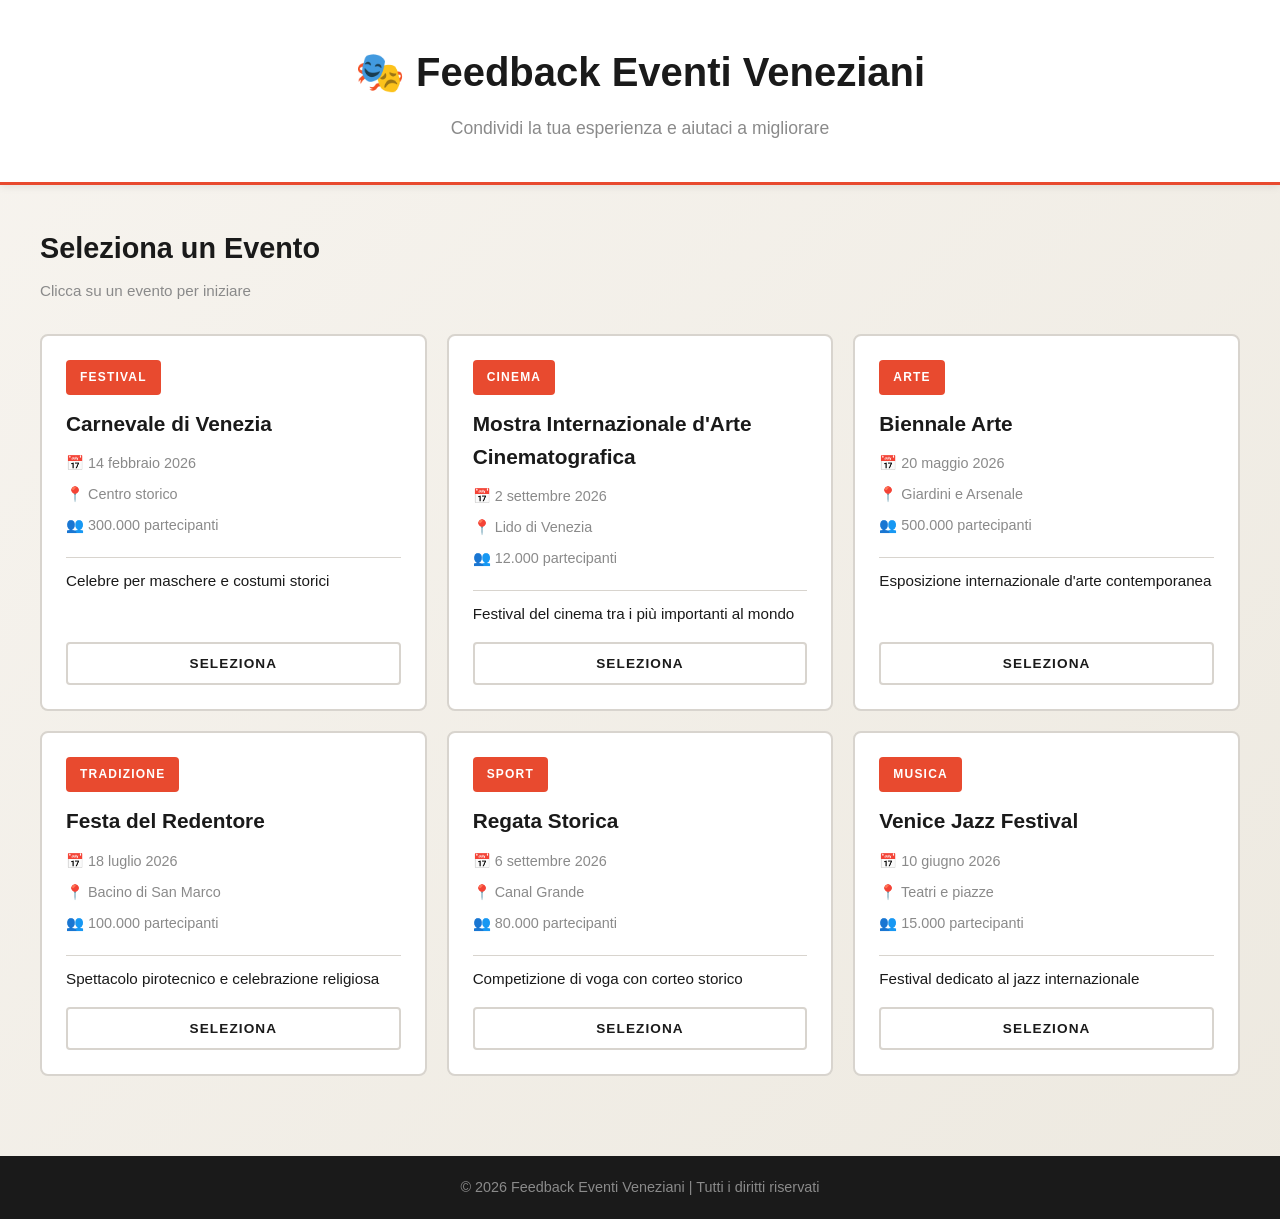
<file: GetUp feedback/index.html>
<!DOCTYPE html>
<html lang="it">
<head>
    <meta charset="UTF-8">
    <meta name="viewport" content="width=device-width, initial-scale=1.0">
    <title>Feedback Eventi Veneziani</title>
    <link rel="stylesheet" href="style.css">
</head>
<body>
    <div class="app-container">
        <!-- Header -->
        <header class="header">
            <div class="header-content">
                <h1 class="header-title">🎭 Feedback Eventi Veneziani</h1>
                <p class="header-subtitle">Condividi la tua esperienza e aiutaci a migliorare</p>
            </div>
        </header>

        <!-- Main Content -->
        <main class="main-content">
            <!-- Events Section -->
            <section class="events-section">
                <div class="section-header">
                    <h2>Seleziona un Evento</h2>
                    <p>Clicca su un evento per iniziare</p>
                </div>
                <div class="events-grid" id="eventsGrid"></div>
            </section>

            <!-- Feedback Section -->
            <section class="feedback-section" id="feedbackSection">
                <div class="feedback-container">
                    <!-- Feedback Header -->
                    <div class="feedback-header">
                        <div class="feedback-header-content">
                            <h2 id="eventTitle" class="feedback-title"></h2>
                            <p id="eventInfo" class="feedback-subtitle"></p>
                        </div>
                        <button class="btn-close" id="closeBtn" onclick="closeFeedback()">✕</button>
                    </div>

                    <!-- Success Message -->
                    <div class="alert alert-success" id="successAlert" style="display: none;">
                        <span class="alert-icon">✓</span>
                        <span class="alert-text">Grazie! Il tuo feedback è stato registrato con successo.</span>
                    </div>

                    <!-- Feedback Form -->
                    <form class="feedback-form" id="feedbackForm">
                        <!-- Rating Section -->
                        <div class="form-section">
                            <label class="form-label">Valutazione Complessiva *</label>
                            <div class="rating-container" id="ratingContainer"></div>
                        </div>

                        <!-- Positive Aspects -->
                        <div class="form-section">
                            <label class="form-label">Aspetti Positivi (almeno uno) *</label>
                            <div class="checkbox-grid" id="positiveAspectsContainer"></div>
                        </div>

                        <!-- Improvement Aspects -->
                        <div class="form-section">
                            <label class="form-label">Aspetti da Migliorare (almeno uno) *</label>
                            <div class="checkbox-grid" id="improvementAspectsContainer"></div>
                        </div>

                        <!-- Comment -->
                        <div class="form-section">
                            <label class="form-label" for="commentInput">Commento Dettagliato</label>
                            <textarea 
                                id="commentInput" 
                                class="textarea-input"
                                placeholder="Condividi i tuoi pensieri, suggerimenti o esperienze... Scrivi tutto quello che vuoi!"
                                rows="6"></textarea>
                        </div>

                        <!-- Name -->
                        <div class="form-section">
                            <label class="form-label" for="nameInput">Nome (opzionale)</label>
                            <input 
                                type="text" 
                                id="nameInput" 
                                class="text-input"
                                placeholder="Il tuo nome">
                        </div>

                        <!-- Form Actions -->
                        <div class="form-actions">
                            <button type="submit" class="btn btn-primary">Invia Feedback</button>
                            <button type="reset" class="btn btn-secondary">Cancella</button>
                        </div>
                    </form>

                    <!-- Stats -->
                    <div class="stats-grid" id="statsGrid"></div>

                    <!-- Feedback List -->
                    <div class="feedback-list-section" id="feedbackListSection"></div>
                </div>
            </section>
        </main>

        <!-- Footer -->
        <footer class="footer">
            <p>© 2026 Feedback Eventi Veneziani | Tutti i diritti riservati</p>
        </footer>
    </div>

    <script src="script.js"></script>
</body>
</html>
</file>
<file: GetUp feedback/style.css>
/* ============================================
   RESET E VARIABILI GLOBALI
   ============================================ */

* {
    margin: 0;
    padding: 0;
    box-sizing: border-box;
}

:root {
    --primary-color: #E84A2F;
    --secondary-color: #2D5BE3;
    --background-light: #F7F4EF;
    --background-white: #FFFFFF;
    --text-dark: #1A1A1A;
    --text-muted: #8A8A8A;
    --border-color: #D8D4CE;
    --success-bg: #0D1F0D;
    --success-border: #1A4D1A;
    --success-text: #7ED321;
    --shadow-sm: 0 2px 8px rgba(0, 0, 0, 0.08);
    --shadow-md: 0 8px 24px rgba(232, 74, 47, 0.12);
    --transition: all 0.3s ease;
}

html {
    scroll-behavior: smooth;
}

body {
    font-family: -apple-system, BlinkMacSystemFont, 'Segoe UI', 'DM Sans', sans-serif;
    background: linear-gradient(135deg, var(--background-light) 0%, #EDE9E0 100%);
    color: var(--text-dark);
    line-height: 1.6;
    min-height: 100vh;
}

/* ============================================
   LAYOUT PRINCIPALE
   ============================================ */

.app-container {
    display: flex;
    flex-direction: column;
    min-height: 100vh;
}

.main-content {
    flex: 1;
    padding: 40px 20px;
}

/* ============================================
   HEADER
   ============================================ */

.header {
    background: var(--background-white);
    border-bottom: 3px solid var(--primary-color);
    padding: 40px 20px;
    box-shadow: var(--shadow-sm);
}

.header-content {
    max-width: 1200px;
    margin: 0 auto;
    text-align: center;
}

.header-title {
    font-size: 2.5rem;
    font-weight: 700;
    margin-bottom: 10px;
    color: var(--text-dark);
}

.header-subtitle {
    font-size: 1.1rem;
    color: var(--text-muted);
}

/* ============================================
   SEZIONI
   ============================================ */

.events-section,
.feedback-section {
    max-width: 1200px;
    margin: 0 auto;
    width: 100%;
}

.section-header {
    margin-bottom: 30px;
}

.section-header h2 {
    font-size: 1.8rem;
    margin-bottom: 8px;
    color: var(--text-dark);
}

.section-header p {
    color: var(--text-muted);
    font-size: 0.95rem;
}

/* ============================================
   GRIGLIA EVENTI
   ============================================ */

.events-grid {
    display: grid;
    grid-template-columns: repeat(auto-fill, minmax(320px, 1fr));
    gap: 20px;
    margin-bottom: 40px;
}

.event-card {
    background: var(--background-white);
    border: 2px solid var(--border-color);
    padding: 24px;
    border-radius: 8px;
    cursor: pointer;
    transition: var(--transition);
    display: flex;
    flex-direction: column;
}

.event-card:hover {
    border-color: var(--primary-color);
    box-shadow: var(--shadow-md);
    transform: translateY(-4px);
}

.event-card.selected {
    border-color: var(--primary-color);
    background: #FFF9F7;
}

.event-badge {
    display: inline-block;
    font-size: 0.75rem;
    font-weight: 600;
    padding: 8px 14px;
    background: var(--primary-color);
    color: white;
    margin-bottom: 12px;
    text-transform: uppercase;
    letter-spacing: 0.1em;
    border-radius: 4px;
    width: fit-content;
}

.event-name {
    font-size: 1.3rem;
    font-weight: 700;
    margin-bottom: 12px;
    color: var(--text-dark);
}

.event-meta {
    font-size: 0.9rem;
    color: var(--text-muted);
    margin-bottom: 8px;
    display: flex;
    align-items: center;
    gap: 8px;
}

.event-description {
    font-size: 0.95rem;
    color: var(--text-dark);
    line-height: 1.5;
    margin-top: 12px;
    padding-top: 12px;
    border-top: 1px solid var(--border-color);
    flex-grow: 1;
}

.event-select-btn {
    width: 100%;
    margin-top: 16px;
    padding: 12px;
    background: transparent;
    border: 2px solid var(--border-color);
    color: var(--text-dark);
    font-weight: 600;
    cursor: pointer;
    transition: var(--transition);
    text-transform: uppercase;
    letter-spacing: 0.08em;
    font-size: 0.85rem;
    border-radius: 4px;
}

.event-card:hover .event-select-btn {
    border-color: var(--primary-color);
}

.event-card.selected .event-select-btn {
    background: var(--primary-color);
    border-color: var(--primary-color);
    color: white;
}

/* ============================================
   SEZIONE FEEDBACK
   ============================================ */

.feedback-section {
    display: none;
    animation: slideIn 0.4s ease;
}

.feedback-section.active {
    display: block;
}

@keyframes slideIn {
    from {
        opacity: 0;
        transform: translateY(20px);
    }
    to {
        opacity: 1;
        transform: translateY(0);
    }
}

.feedback-container {
    background: var(--background-white);
    border: 1px solid var(--border-color);
    border-radius: 8px;
    padding: 40px;
    box-shadow: var(--shadow-sm);
}

.feedback-header {
    display: flex;
    justify-content: space-between;
    align-items: flex-start;
    margin-bottom: 30px;
    padding-bottom: 20px;
    border-bottom: 2px solid var(--primary-color);
}

.feedback-header-content {
    flex: 1;
}

.feedback-title {
    font-size: 1.8rem;
    margin-bottom: 8px;
    color: var(--text-dark);
}

.feedback-subtitle {
    color: var(--text-muted);
    font-size: 0.95rem;
}

.btn-close {
    background: transparent;
    border: none;
    font-size: 1.5rem;
    color: var(--text-muted);
    cursor: pointer;
    padding: 0;
    width: 30px;
    height: 30px;
    display: flex;
    align-items: center;
    justify-content: center;
    transition: var(--transition);
}

.btn-close:hover {
    color: var(--primary-color);
}

/* ============================================
   ALERT
   ============================================ */

.alert {
    padding: 16px;
    border-radius: 4px;
    margin-bottom: 20px;
    display: flex;
    align-items: center;
    gap: 12px;
    animation: slideIn 0.3s ease;
}

.alert-success {
    background: var(--success-bg);
    border: 1px solid var(--success-border);
    color: var(--success-text);
    border-left: 4px solid var(--success-text);
}

.alert-icon {
    font-weight: 700;
    font-size: 1.1rem;
}

.alert-text {
    font-size: 0.95rem;
}

/* ============================================
   FORM
   ============================================ */

.feedback-form {
    margin-bottom: 40px;
}

.form-section {
    margin-bottom: 30px;
}

.form-label {
    display: block;
    font-weight: 600;
    margin-bottom: 12px;
    color: var(--text-dark);
    font-size: 0.95rem;
    text-transform: uppercase;
    letter-spacing: 0.08em;
}

/* ============================================
   RATING
   ============================================ */

.rating-container {
    display: flex;
    gap: 12px;
    flex-wrap: wrap;
}

.rating-btn {
    flex: 1;
    min-width: 80px;
    padding: 14px;
    border: 2px solid var(--border-color);
    background: var(--background-white);
    color: var(--text-dark);
    font-weight: 600;
    cursor: pointer;
    transition: var(--transition);
    text-align: center;
    font-size: 1rem;
    border-radius: 6px;
}

.rating-btn:hover {
    border-color: var(--primary-color);
    background: #FFF9F7;
}

.rating-btn.selected {
    background: var(--primary-color);
    border-color: var(--primary-color);
    color: white;
}

/* ============================================
   CHECKBOX GRID
   ============================================ */

.checkbox-grid {
    display: grid;
    grid-template-columns: repeat(auto-fit, minmax(200px, 1fr));
    gap: 12px;
}

.checkbox-item {
    display: flex;
    align-items: center;
    gap: 10px;
    padding: 12px;
    border: 1px solid var(--border-color);
    border-radius: 6px;
    cursor: pointer;
    transition: var(--transition);
}

.checkbox-item:hover {
    border-color: var(--primary-color);
    background: #FFF9F7;
}

.checkbox-item input[type="checkbox"] {
    width: 18px;
    height: 18px;
    cursor: pointer;
    accent-color: var(--primary-color);
}

.checkbox-item label {
    margin: 0;
    cursor: pointer;
    font-size: 0.95rem;
    font-weight: 500;
    text-transform: none;
    letter-spacing: normal;
}

/* ============================================
   INPUT FIELDS
   ============================================ */

.text-input,
.textarea-input {
    width: 100%;
    padding: 12px;
    border: 1px solid var(--border-color);
    background: var(--background-light);
    color: var(--text-dark);
    font-family: inherit;
    font-size: 0.95rem;
    border-radius: 6px;
    transition: var(--transition);
}

.text-input::placeholder,
.textarea-input::placeholder {
    color: var(--text-muted);
}

.text-input:focus,
.textarea-input:focus {
    outline: none;
    border-color: var(--primary-color);
    background: var(--background-white);
    box-shadow: 0 0 0 3px rgba(232, 74, 47, 0.1);
}

.textarea-input {
    resize: vertical;
    font-family: inherit;
}

/* ============================================
   BUTTONS
   ============================================ */

.form-actions {
    display: flex;
    gap: 12px;
    margin-top: 30px;
    padding-top: 20px;
    border-top: 1px solid var(--border-color);
}

.btn {
    flex: 1;
    padding: 14px;
    font-weight: 600;
    cursor: pointer;
    transition: var(--transition);
    text-transform: uppercase;
    letter-spacing: 0.08em;
    font-size: 0.9rem;
    border: none;
    border-radius: 6px;
    font-family: inherit;
}

.btn-primary {
    background: var(--primary-color);
    color: white;
}

.btn-primary:hover {
    background: #C73D24;
    transform: translateY(-2px);
    box-shadow: var(--shadow-md);
}

.btn-primary:active {
    transform: translateY(0);
}

.btn-secondary {
    background: transparent;
    border: 2px solid var(--border-color);
    color: var(--text-dark);
}

.btn-secondary:hover {
    border-color: var(--primary-color);
    color: var(--primary-color);
}

/* ============================================
   STATISTICHE
   ============================================ */

.stats-grid {
    display: grid;
    grid-template-columns: repeat(auto-fit, minmax(200px, 1fr));
    gap: 16px;
    margin: 40px 0;
    padding: 20px 0;
    border-top: 1px solid var(--border-color);
    border-bottom: 1px solid var(--border-color);
}

.stat-card {
    background: var(--text-dark);
    color: white;
    padding: 20px;
    text-align: center;
    border-radius: 6px;
}

.stat-value {
    font-size: 2.2rem;
    font-weight: 700;
    color: var(--primary-color);
    line-height: 1;
}

.stat-label {
    font-size: 0.85rem;
    color: var(--text-muted);
    margin-top: 8px;
    text-transform: uppercase;
    letter-spacing: 0.08em;
}

/* ============================================
   LISTA FEEDBACK
   ============================================ */

.feedback-list-section {
    margin-top: 40px;
}

.feedback-list-title {
    font-size: 1.3rem;
    margin-bottom: 20px;
    color: var(--text-dark);
}

.feedback-item {
    background: var(--background-light);
    border-left: 4px solid var(--primary-color);
    padding: 16px;
    margin-bottom: 12px;
    border-radius: 4px;
    animation: slideIn 0.3s ease;
}

.feedback-item-header {
    display: flex;
    justify-content: space-between;
    align-items: center;
    margin-bottom: 12px;
    flex-wrap: wrap;
    gap: 8px;
}

.feedback-item-rating {
    display: inline-block;
    background: var(--primary-color);
    color: white;
    padding: 6px 12px;
    font-weight: 600;
    font-size: 0.85rem;
    border-radius: 4px;
}

.feedback-item-timestamp {
    font-size: 0.85rem;
    color: var(--text-muted);
}

.feedback-item-name {
    font-weight: 600;
    margin-bottom: 8px;
    color: var(--text-dark);
}

.feedback-item-text {
    color: var(--text-dark);
    line-height: 1.6;
    margin-bottom: 12px;
    font-style: italic;
    padding: 8px 0;
}

.feedback-item-aspects {
    display: flex;
    flex-wrap: wrap;
    gap: 8px;
    margin-top: 8px;
}

.aspect-tag {
    display: inline-block;
    background: white;
    border: 1px solid var(--border-color);
    padding: 6px 12px;
    font-size: 0.8rem;
    color: var(--text-muted);
    border-radius: 4px;
}

.aspect-tag.positive {
    border-left: 3px solid var(--success-text);
}

.aspect-tag.negative {
    border-left: 3px solid var(--primary-color);
}

/* ============================================
   FOOTER
   ============================================ */

.footer {
    background: var(--text-dark);
    color: var(--text-muted);
    text-align: center;
    padding: 20px;
    font-size: 0.9rem;
    margin-top: auto;
}

/* ============================================
   RESPONSIVE
   ============================================ */

@media (max-width: 768px) {
    .header-title {
        font-size: 1.8rem;
    }

    .events-grid {
        grid-template-columns: 1fr;
    }

    .feedback-container {
        padding: 20px;
    }

    .feedback-header {
        flex-direction: column;
        gap: 12px;
    }

    .form-actions {
        flex-direction: column;
    }

    .rating-container {
        flex-direction: column;
    }

    .rating-btn {
        min-width: auto;
    }

    .checkbox-grid {
        grid-template-columns: 1fr;
    }

    .stats-grid {
        grid-template-columns: 1fr;
    }

    .feedback-item-header {
        flex-direction: column;
        align-items: flex-start;
    }
}

@media (max-width: 480px) {
    .main-content {
        padding: 20px 10px;
    }

    .header {
        padding: 20px 10px;
    }

    .header-title {
        font-size: 1.5rem;
    }

    .header-subtitle {
        font-size: 0.95rem;
    }

    .feedback-container {
        padding: 16px;
    }

    .form-label {
        font-size: 0.85rem;
    }

    .btn {
        padding: 12px;
        font-size: 0.8rem;
    }
}
</file>
